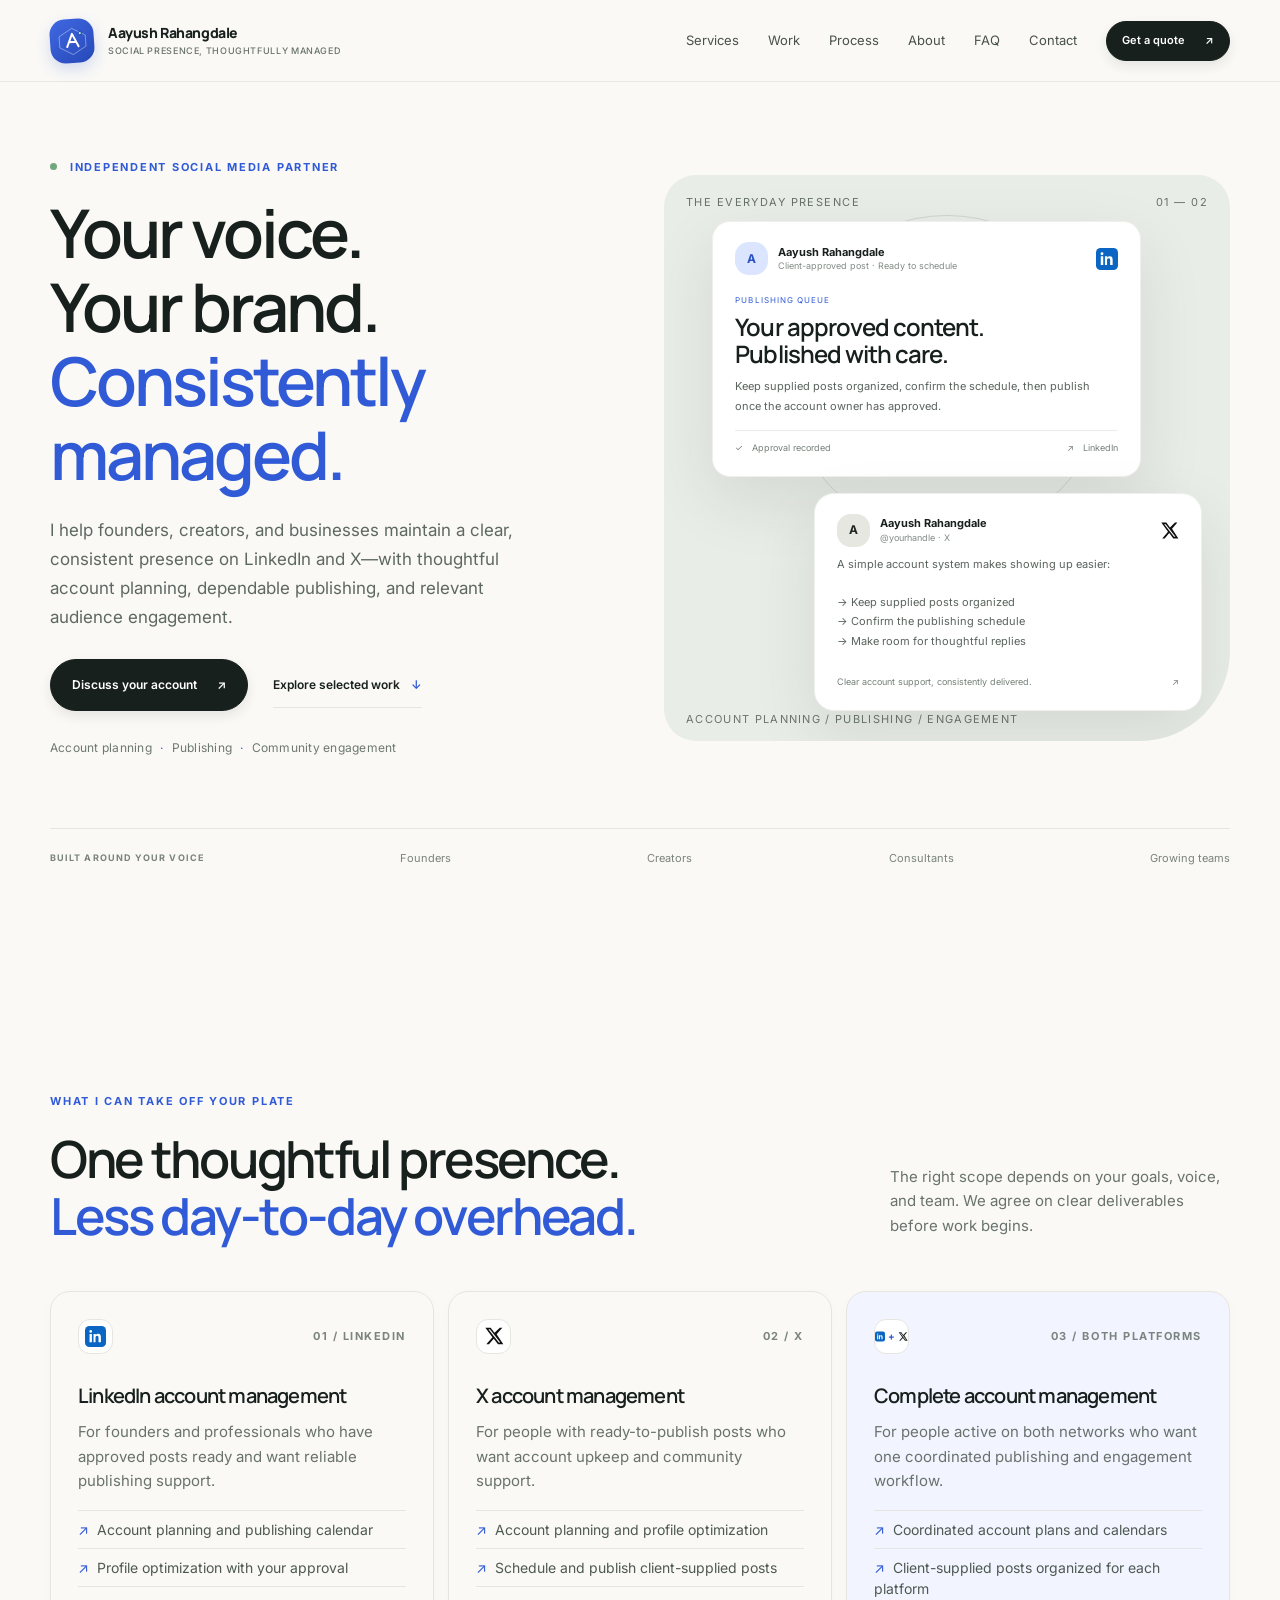
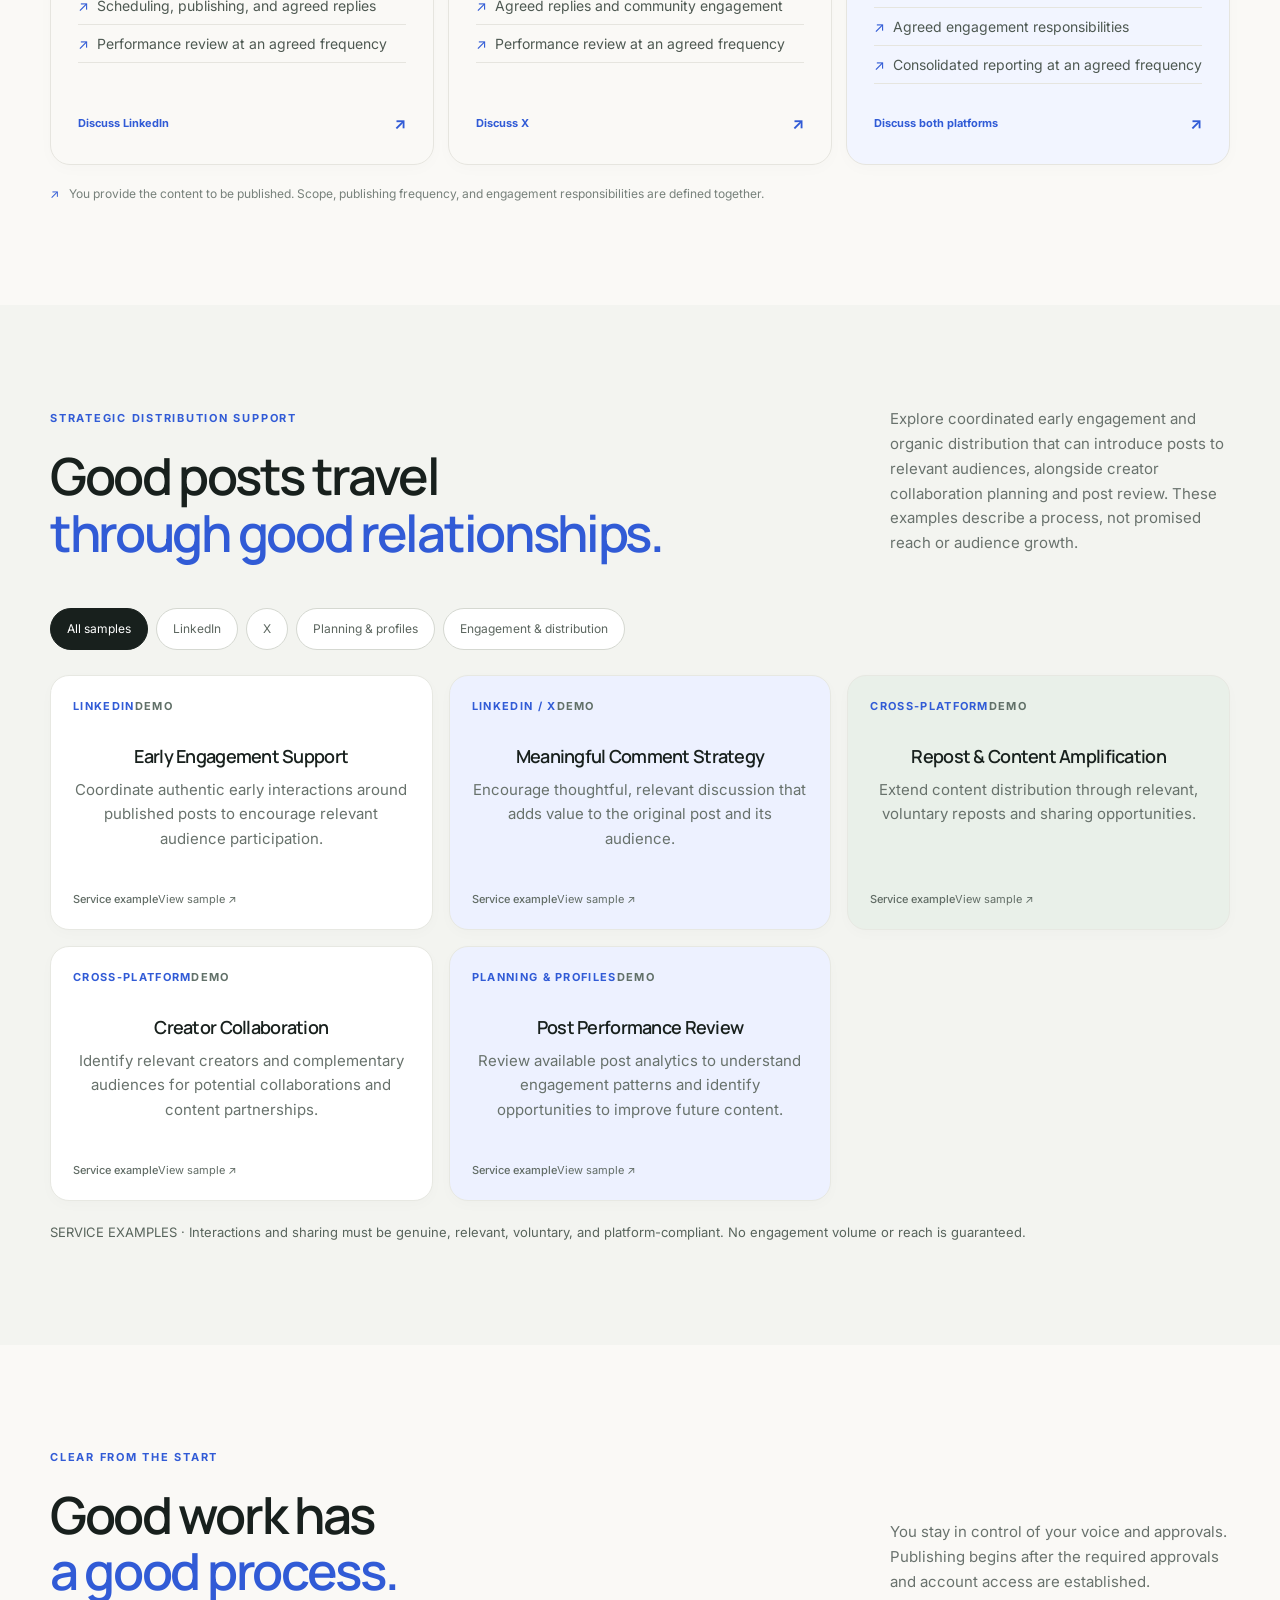
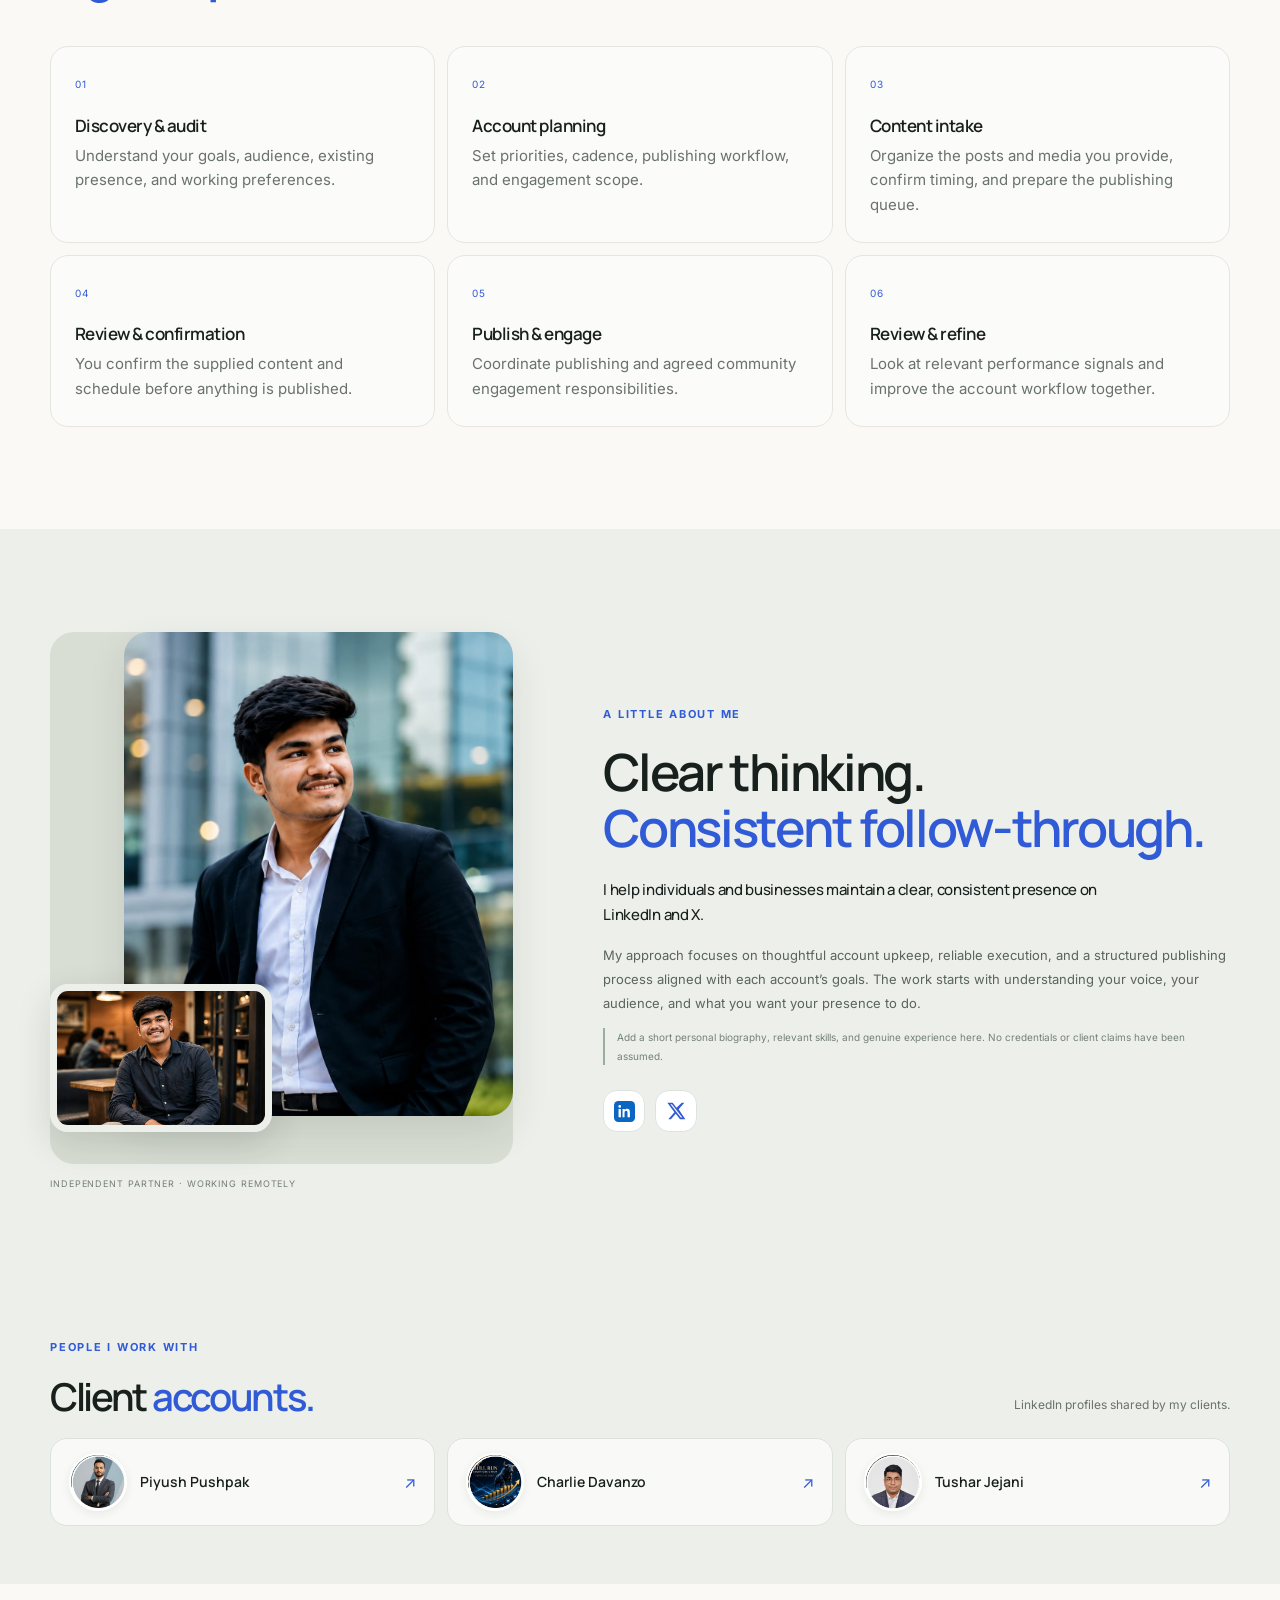
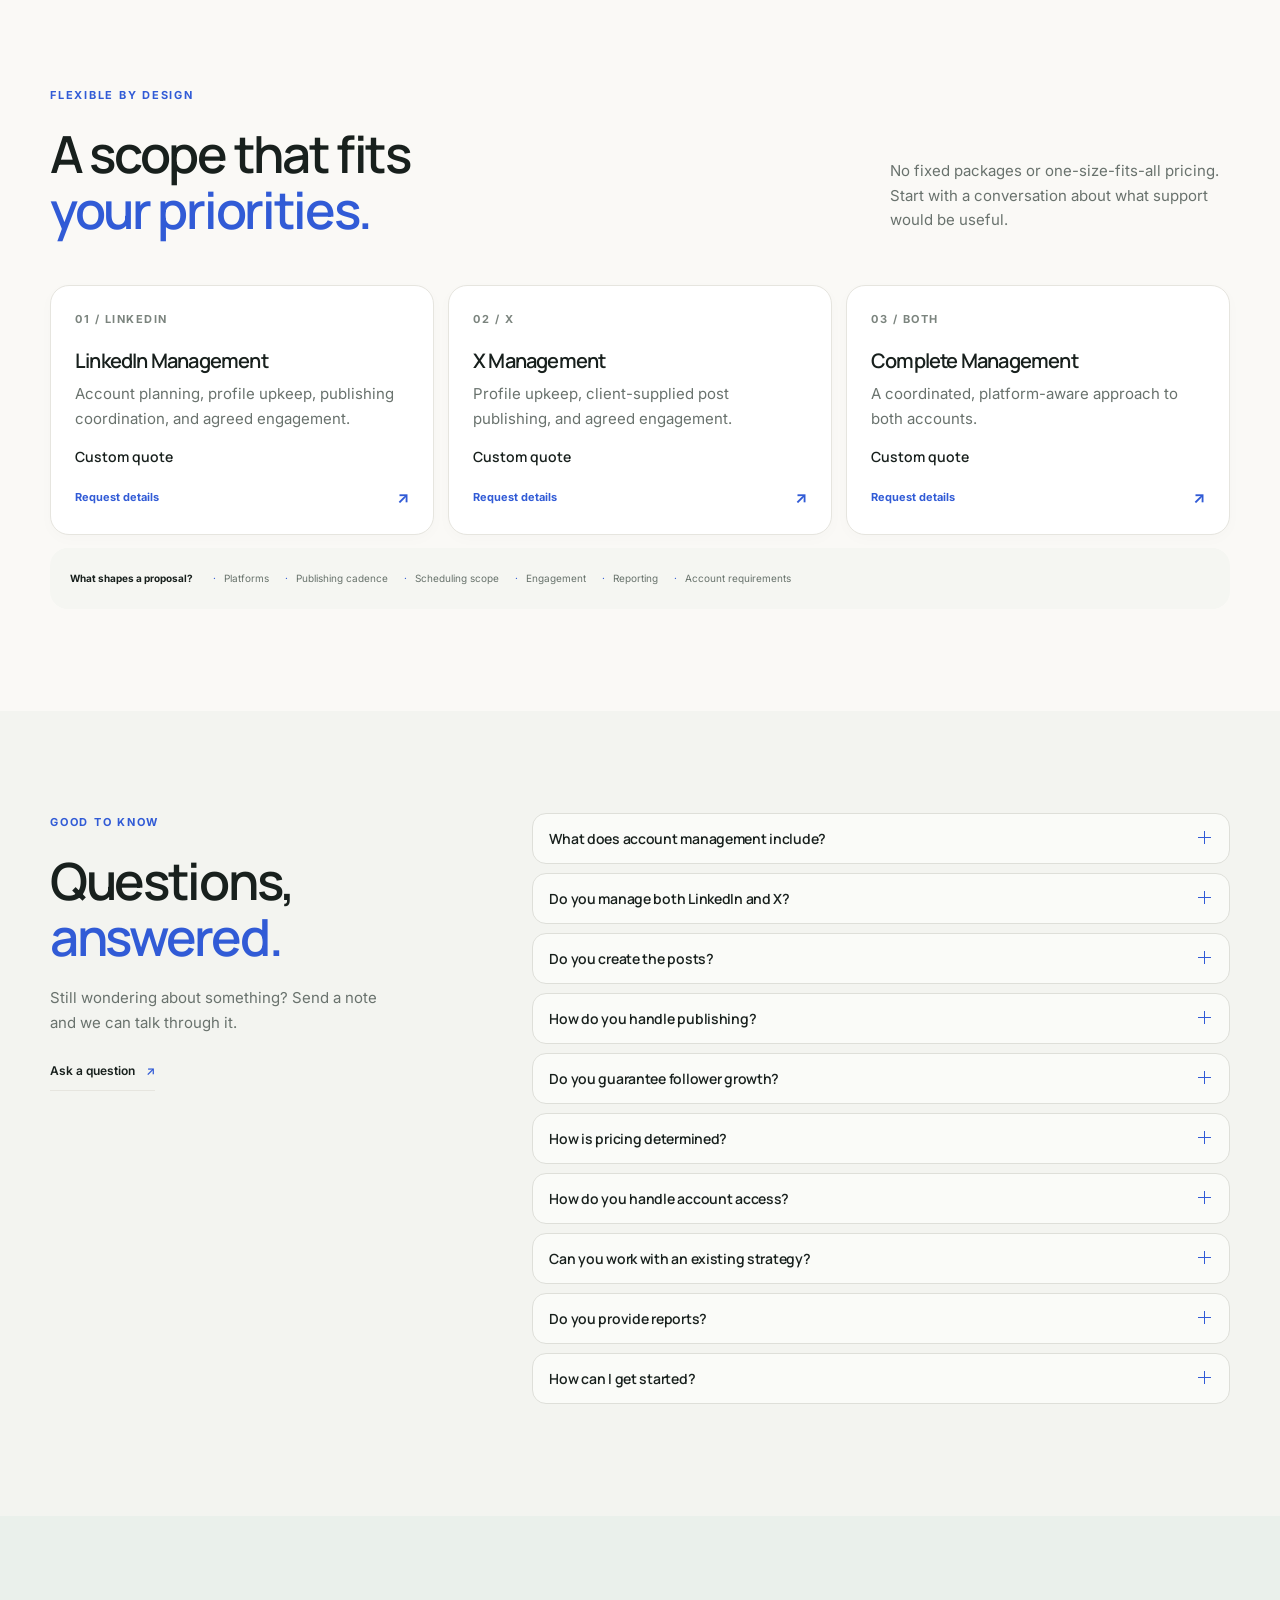
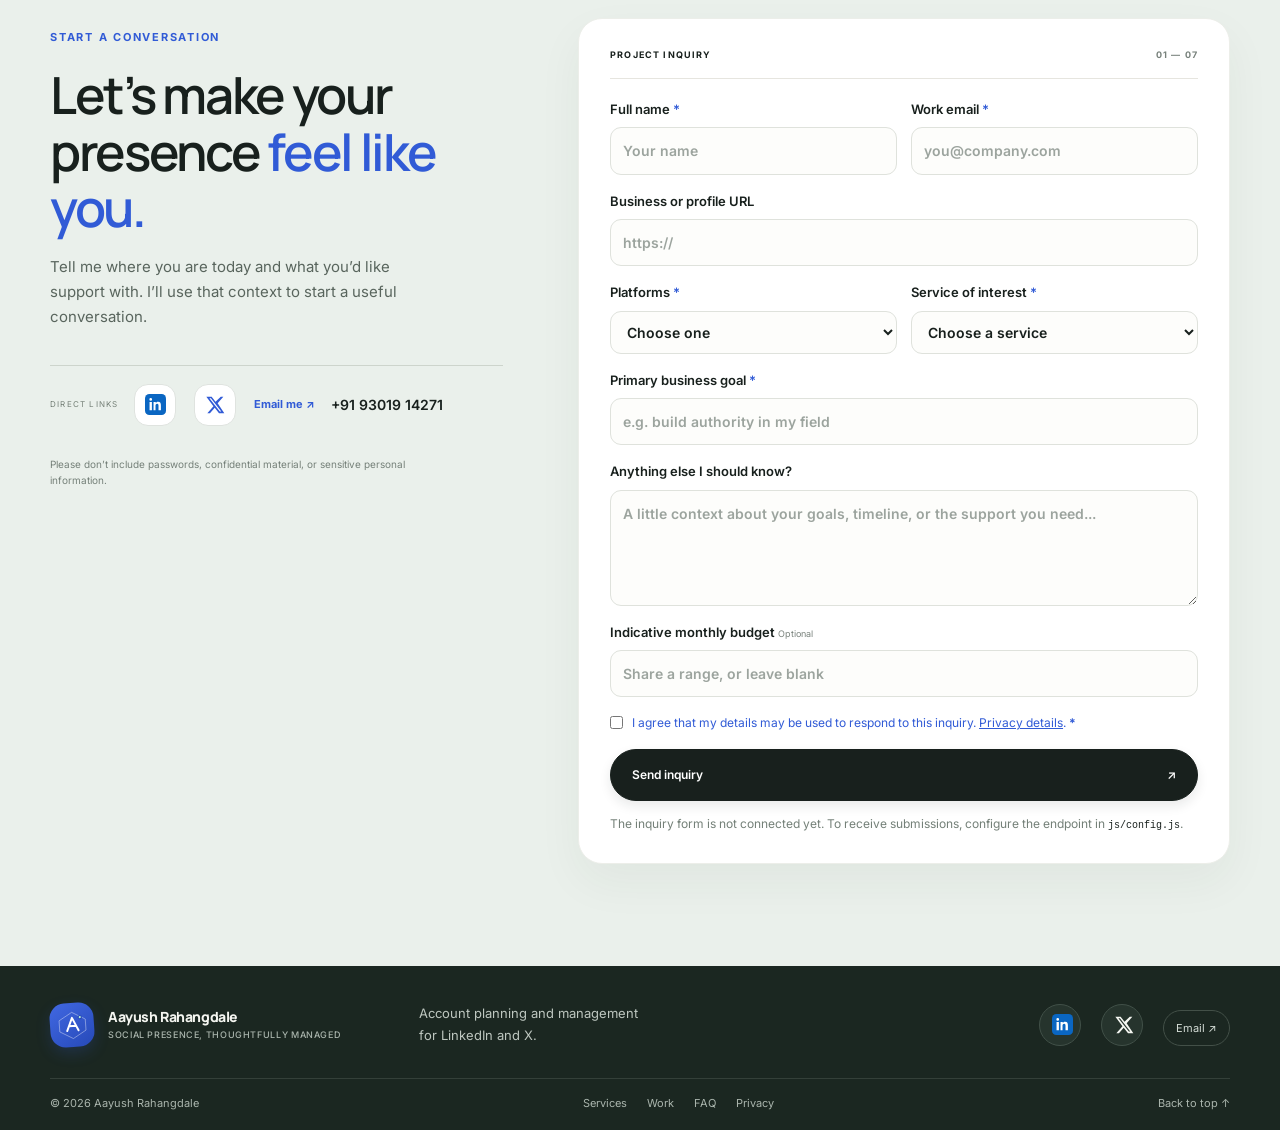
<file: index.html>
<!doctype html>
<html lang="en">
<head>
  <meta charset="utf-8">
  <meta name="viewport" content="width=device-width, initial-scale=1">
  <meta name="theme-color" content="#f8f8f5">
  <link rel="preconnect" href="https://fonts.googleapis.com">
  <link rel="preconnect" href="https://fonts.gstatic.com" crossorigin>
  <link href="https://fonts.googleapis.com/css2?family=Inter:wght@400;500;600;700&family=Manrope:wght@500;600;700;800&display=swap" rel="stylesheet">
  <title>Aayush Rahangdale — LinkedIn & X account management</title>
  <meta name="description" content="LinkedIn and X account management for founders, creators, and growing businesses. Account planning, publishing, engagement, and reporting.">
  <link rel="canonical" href="https://your-domain.com/">
  <meta property="og:type" content="website">
  <meta property="og:title" content="Aayush Rahangdale — LinkedIn & X account management">
  <meta property="og:description" content="Your voice, consistently managed. LinkedIn and X account planning, publishing, and engagement.">
  <meta property="og:url" content="https://your-domain.com/">
  <meta property="og:image" content="https://your-domain.com/assets/images/aayush-professional.jpeg">
  <meta name="twitter:card" content="summary_large_image">
  <meta name="twitter:title" content="Aayush Rahangdale — LinkedIn & X account management">
  <meta name="twitter:description" content="LinkedIn and X account planning, publishing, engagement, and reporting.">
  <meta name="twitter:image" content="https://your-domain.com/assets/images/aayush-professional.jpeg">
  <link rel="icon" href="data:image/svg+xml,%3Csvg xmlns='http://www.w3.org/2000/svg' viewBox='0 0 40 40'%3E%3Crect width='40' height='40' rx='8' fill='%231f4fdb'/%3E%3Ctext x='50%25' y='55%25' dominant-baseline='middle' text-anchor='middle' font-family='Arial' font-size='19' font-weight='bold' fill='white'%3EA%3C/text%3E%3C/svg%3E">
  <link rel="stylesheet" href="css/styles.css">
  <script src="js/config.js" defer></script>
  <script src="js/portfolio.js" defer></script>
  <script src="js/main.js" defer></script>
  <script src="js/form.js" defer></script>
</head>
<body>
  <a class="skip-link" href="#main">Skip to content</a>
  <header class="site-header">
    <div class="container header-inner">
      <a class="wordmark" href="#home" aria-label="Aayush Rahangdale home"><span class="brand-symbol" aria-hidden="true"><svg viewBox="0 0 44 44" focusable="false"><path d="M22 4.5 39.5 14.6v14.8L22 39.5 4.5 29.4V14.6L22 4.5Z"/><path d="m14.4 29 7.5-17.2L29.6 29M17.2 22.7h9.6"/><circle cx="32.4" cy="11.6" r="2.2"/></svg></span><span data-person="name">Aayush Rahangdale</span><small>Social presence, thoughtfully managed</small></a>
      <button class="menu-toggle" type="button" aria-expanded="false" aria-controls="primary-nav"><span class="sr-only">Open navigation</span><i></i><i></i></button>
      <nav id="primary-nav" class="primary-nav" aria-label="Main navigation">
        <a href="#services">Services</a><a href="#work">Work</a><a href="#process">Process</a><a href="#about">About</a><a href="#faq">FAQ</a><a href="#contact">Contact</a>
        <a class="button button-small button-dark nav-cta" href="#contact">Get a quote <span aria-hidden="true">↗</span></a>
      </nav>
    </div>
  </header>
  <main id="main">
    <section class="hero section" id="home">
      <div class="container hero-grid">
        <div class="hero-copy">
          <p class="eyebrow"><span class="eyebrow-dot"></span> Independent social media partner</p>
          <h1>Your voice.<br>Your brand.<br><em>Consistently managed.</em></h1>
          <p class="hero-intro">I help founders, creators, and businesses maintain a clear, consistent presence on LinkedIn and X—with thoughtful account planning, dependable publishing, and relevant audience engagement.</p>
          <div class="hero-actions"><a class="button button-dark" href="#contact">Discuss your account <span aria-hidden="true">↗</span></a><a class="text-link" href="#work">Explore selected work <span aria-hidden="true">↓</span></a></div>
          <p class="hero-note">Account planning <span>·</span> Publishing <span>·</span> Community engagement</p>
        </div>
        <div class="hero-art" aria-label="Illustrative account management views for LinkedIn and X">
          <div class="art-caption"><span>THE EVERYDAY PRESENCE</span><span>01 — 02</span></div>
          <article class="social-card linkedin-card"><div class="mock-head"><span class="avatar avatar-blue">A</span><span><strong data-person="name">Aayush Rahangdale</strong><small>Client-approved post · Ready to schedule</small></span><b class="in-badge"><svg class="linkedin-mark" viewBox="0 0 24 24" aria-hidden="true"><rect width="24" height="24" rx="5"/><path d="M5.2 9.1h2.7v9.4H5.2zm1.35-1.3a1.55 1.55 0 1 1 0-3.1 1.55 1.55 0 0 1 0 3.1zm3.2 1.3h2.6v1.3h.04c.36-.69 1.24-1.42 2.55-1.42 2.73 0 3.23 1.8 3.23 4.14v5.38h-2.72v-4.77c0-1.14-.02-2.6-1.59-2.6-1.59 0-1.83 1.23-1.83 2.52v4.85H9.75z"/></svg></b></div><p class="mock-kicker">PUBLISHING QUEUE</p><h2>Your approved content.<br>Published with care.</h2><p class="mock-body">Keep supplied posts organized, confirm the schedule, then publish once the account owner has approved.</p><div class="mock-rule"></div><div class="mock-foot"><span>✓ &nbsp; Approval recorded</span><span>↗ &nbsp; LinkedIn</span></div></article>
          <article class="social-card x-card"><div class="mock-head"><span class="avatar avatar-ink">A</span><span><strong data-person="name">Aayush Rahangdale</strong><small>@yourhandle · X</small></span><b class="x-badge"><svg class="x-mark" viewBox="0 0 24 24" aria-hidden="true"><path d="M18.9 2h3.1l-6.8 7.8L23.2 22h-6.4l-5.1-6.7L5.9 22H2.8l7.3-8.4L1.6 2H8l4.6 6.1zm-1.1 17.9h1.7L7.1 4H5.3z"/></svg></b></div><p class="mock-body">A simple account system makes showing up easier:<br><br>→ Keep supplied posts organized<br>→ Confirm the publishing schedule<br>→ Make room for thoughtful replies</p><div class="mock-foot"><span>Clear account support, consistently delivered.</span><span>↗</span></div></article>
          <span class="art-index">Account planning / Publishing / Engagement</span>
        </div>
      </div>
      <div class="container trust-line"><span>BUILT AROUND YOUR VOICE</span><span>Founders</span><span>Creators</span><span>Consultants</span><span>Growing teams</span></div>
    </section>
    <section class="section services-section" id="services">
      <div class="container"><div class="section-heading"><div><p class="eyebrow">What I can take off your plate</p><h2>One thoughtful presence.<br><em>Less day-to-day overhead.</em></h2></div><p class="section-aside">The right scope depends on your goals, voice, and team. We agree on clear deliverables before work begins.</p></div>
        <div class="service-grid">
          <article class="service-card"><div class="service-top"><span class="platform-icon linkedin-icon"><svg class="linkedin-mark" viewBox="0 0 24 24" aria-hidden="true"><rect width="24" height="24" rx="5"/><path d="M5.2 9.1h2.7v9.4H5.2zm1.35-1.3a1.55 1.55 0 1 1 0-3.1 1.55 1.55 0 0 1 0 3.1zm3.2 1.3h2.6v1.3h.04c.36-.69 1.24-1.42 2.55-1.42 2.73 0 3.23 1.8 3.23 4.14v5.38h-2.72v-4.77c0-1.14-.02-2.6-1.59-2.6-1.59 0-1.83 1.23-1.83 2.52v4.85H9.75z"/></svg></span><span class="service-number">01 / LINKEDIN</span></div><h3>LinkedIn account management</h3><p>For founders and professionals who have approved posts ready and want reliable publishing support.</p><ul><li>Account planning and publishing calendar</li><li>Profile optimization with your approval</li><li>Scheduling, publishing, and agreed replies</li><li>Performance review at an agreed frequency</li></ul><button class="arrow-link service-select" data-service="LinkedIn Management" type="button">Discuss LinkedIn <span>↗</span></button></article>
          <article class="service-card"><div class="service-top"><span class="platform-icon x-icon"><svg class="x-mark" viewBox="0 0 24 24" aria-hidden="true"><path d="M18.9 2h3.1l-6.8 7.8L23.2 22h-6.4l-5.1-6.7L5.9 22H2.8l7.3-8.4L1.6 2H8l4.6 6.1zm-1.1 17.9h1.7L7.1 4H5.3z"/></svg></span><span class="service-number">02 / X</span></div><h3>X account management</h3><p>For people with ready-to-publish posts who want account upkeep and community support.</p><ul><li>Account planning and profile optimization</li><li>Schedule and publish client-supplied posts</li><li>Agreed replies and community engagement</li><li>Performance review at an agreed frequency</li></ul><button class="arrow-link service-select" data-service="X Management" type="button">Discuss X <span>↗</span></button></article>
          <article class="service-card service-card-featured"><div class="service-top"><span class="platform-icon both-icon"><svg class="linkedin-mark" viewBox="0 0 24 24" aria-hidden="true"><rect width="24" height="24" rx="5"/><path d="M5.2 9.1h2.7v9.4H5.2zm1.35-1.3a1.55 1.55 0 1 1 0-3.1 1.55 1.55 0 0 1 0 3.1zm3.2 1.3h2.6v1.3h.04c.36-.69 1.24-1.42 2.55-1.42 2.73 0 3.23 1.8 3.23 4.14v5.38h-2.72v-4.77c0-1.14-.02-2.6-1.59-2.6-1.59 0-1.83 1.23-1.83 2.52v4.85H9.75z"/></svg><i aria-hidden="true">+</i><svg class="x-mark" viewBox="0 0 24 24" aria-hidden="true"><path d="M18.9 2h3.1l-6.8 7.8L23.2 22h-6.4l-5.1-6.7L5.9 22H2.8l7.3-8.4L1.6 2H8l4.6 6.1zm-1.1 17.9h1.7L7.1 4H5.3z"/></svg></span><span class="service-number">03 / BOTH PLATFORMS</span></div><h3>Complete account management</h3><p>For people active on both networks who want one coordinated publishing and engagement workflow.</p><ul><li>Coordinated account plans and calendars</li><li>Client-supplied posts organized for each platform</li><li>Agreed engagement responsibilities</li><li>Consolidated reporting at an agreed frequency</li></ul><button class="arrow-link service-select" data-service="Complete LinkedIn + X Management" type="button">Discuss both platforms <span>↗</span></button></article>
        </div><p class="fine-print"><span>↗</span> You provide the content to be published. Scope, publishing frequency, and engagement responsibilities are defined together.</p>
      </div>
    </section>
    <section class="section work-section" id="work">
      <div class="container"><div class="section-heading"><div><p class="eyebrow">Strategic distribution support</p><h2>Good posts travel<br><em>through good relationships.</em></h2></div><p class="section-aside">Explore coordinated early engagement and organic distribution that can introduce posts to relevant audiences, alongside creator collaboration planning and post review. These examples describe a process, not promised reach or audience growth.</p></div>
        <div class="filters" role="group" aria-label="Filter work samples"><button class="filter-button active" data-filter="all" aria-pressed="true">All samples</button><button class="filter-button" data-filter="linkedin" aria-pressed="false">LinkedIn</button><button class="filter-button" data-filter="x" aria-pressed="false">X</button><button class="filter-button" data-filter="planning" aria-pressed="false">Planning & profiles</button><button class="filter-button" data-filter="engagement" aria-pressed="false">Engagement & distribution</button></div>
        <div class="portfolio-grid" id="portfolio-grid" aria-live="polite"></div>
        <p class="work-disclaimer">SERVICE EXAMPLES · Interactions and sharing must be genuine, relevant, voluntary, and platform-compliant. No engagement volume or reach is guaranteed.</p>
      </div>
    </section>
    <section class="section process-section" id="process"><div class="container"><div class="section-heading"><div><p class="eyebrow">Clear from the start</p><h2>Good work has<br><em>a good process.</em></h2></div><p class="section-aside">You stay in control of your voice and approvals. Publishing begins after the required approvals and account access are established.</p></div>
      <ol class="process-grid"><li><span>01</span><h3>Discovery & audit</h3><p>Understand your goals, audience, existing presence, and working preferences.</p></li><li><span>02</span><h3>Account planning</h3><p>Set priorities, cadence, publishing workflow, and engagement scope.</p></li><li><span>03</span><h3>Content intake</h3><p>Organize the posts and media you provide, confirm timing, and prepare the publishing queue.</p></li><li><span>04</span><h3>Review & confirmation</h3><p>You confirm the supplied content and schedule before anything is published.</p></li><li><span>05</span><h3>Publish & engage</h3><p>Coordinate publishing and agreed community engagement responsibilities.</p></li><li><span>06</span><h3>Review & refine</h3><p>Look at relevant performance signals and improve the account workflow together.</p></li></ol>
    </div></section>
    <section class="section about-section" id="about"><div class="container about-grid"><div class="about-visual"><div class="portrait-composition"><img class="portrait-main" src="assets/images/aayush-professional.jpeg" alt="Aayush Rahangdale in a dark blazer, photographed outdoors" width="1024" height="1536" loading="lazy"><img class="portrait-secondary" src="assets/images/aayush-casual.jpeg" alt="Aayush Rahangdale seated in a cafe" width="1536" height="1024" loading="lazy"></div><p>Independent partner · Working remotely</p></div><div class="about-copy"><p class="eyebrow">A little about me</p><h2>Clear thinking.<br><em>Consistent follow-through.</em></h2><p class="about-lede">I help individuals and businesses maintain a clear, consistent presence on LinkedIn and X.</p><p>My approach focuses on thoughtful account upkeep, reliable execution, and a structured publishing process aligned with each account’s goals. The work starts with understanding your voice, your audience, and what you want your presence to do.</p><p class="placeholder-note">Add a short personal biography, relevant skills, and genuine experience here. No credentials or client claims have been assumed.</p><div class="about-links"><a class="social-icon-link linkedin-social" data-social="linkedin" href="#contact" aria-label="LinkedIn profile"><svg class="linkedin-mark" viewBox="0 0 24 24" aria-hidden="true"><rect width="24" height="24" rx="5"/><path d="M5.2 9.1h2.7v9.4H5.2zm1.35-1.3a1.55 1.55 0 1 1 0-3.1 1.55 1.55 0 0 1 0 3.1zm3.2 1.3h2.6v1.3h.04c.36-.69 1.24-1.42 2.55-1.42 2.73 0 3.23 1.8 3.23 4.14v5.38h-2.72v-4.77c0-1.14-.02-2.6-1.59-2.6-1.59 0-1.83 1.23-1.83 2.52v4.85H9.75z"/></svg><span class="sr-only">LinkedIn</span></a><a class="social-icon-link x-social" data-social="x" href="#contact" aria-label="X profile"><svg class="x-mark" viewBox="0 0 24 24" aria-hidden="true"><path d="M18.9 2h3.1l-6.8 7.8L23.2 22h-6.4l-5.1-6.7L5.9 22H2.8l7.3-8.4L1.6 2H8l4.6 6.1zm-1.1 17.9h1.7L7.1 4H5.3z"/></svg><span class="sr-only">X</span></a></div></div></div></section>
    <section class="client-accounts" aria-labelledby="client-accounts-title"><div class="container"><p class="eyebrow">People I work with</p><div class="client-heading"><h2 id="client-accounts-title">Client <em>accounts.</em></h2><p>LinkedIn profiles shared by my clients.</p></div><div class="client-list"><a class="client-link" aria-label="View Piyush Pushpak on LinkedIn" href="https://www.linkedin.com/in/piyushpushpak/" target="_blank" rel="noopener noreferrer"><img class="client-avatar" src="assets/images/clients/piyush-pushpak.png" alt="" width="60" height="60" loading="lazy"><strong>Piyush Pushpak</strong><span class="client-arrow" aria-hidden="true">&#8599;</span></a><a class="client-link" aria-label="View Charlie Davanzo on LinkedIn" href="https://www.linkedin.com/in/charliedavanzo/" target="_blank" rel="noopener noreferrer"><img class="client-avatar" src="assets/images/clients/charlie-davanzo.png" alt="" width="60" height="60" loading="lazy"><strong>Charlie Davanzo</strong><span class="client-arrow" aria-hidden="true">&#8599;</span></a><a class="client-link" aria-label="View Tushar Jejani on LinkedIn" href="https://www.linkedin.com/in/tusharjejani/" target="_blank" rel="noopener noreferrer"><img class="client-avatar" src="assets/images/clients/tushar-jejani.png" alt="" width="60" height="60" loading="lazy"><strong>Tushar Jejani</strong><span class="client-arrow" aria-hidden="true">&#8599;</span></a></div></div></section>
    <section class="section engagement-section" id="engagement"><div class="container"><div class="section-heading"><div><p class="eyebrow">Flexible by design</p><h2>A scope that fits<br><em>your priorities.</em></h2></div><p class="section-aside">No fixed packages or one-size-fits-all pricing. Start with a conversation about what support would be useful.</p></div><div class="engagement-grid"><article><span>01 / LINKEDIN</span><h3>LinkedIn Management</h3><p>Account planning, profile upkeep, publishing coordination, and agreed engagement.</p><strong>Custom quote</strong><a class="arrow-link" href="#contact" data-prefill="LinkedIn Management">Request details <span>↗</span></a></article><article><span>02 / X</span><h3>X Management</h3><p>Profile upkeep, client-supplied post publishing, and agreed engagement.</p><strong>Custom quote</strong><a class="arrow-link" href="#contact" data-prefill="X Management">Request details <span>↗</span></a></article><article><span>03 / BOTH</span><h3>Complete Management</h3><p>A coordinated, platform-aware approach to both accounts.</p><strong>Custom quote</strong><a class="arrow-link" href="#contact" data-prefill="Complete LinkedIn + X Management">Request details <span>↗</span></a></article></div><div class="quote-note"><strong>What shapes a proposal?</strong><span>Platforms</span><span>Publishing cadence</span><span>Scheduling scope</span><span>Engagement</span><span>Reporting</span><span>Account requirements</span></div></div></section>
    <section class="section faq-section" id="faq"><div class="container faq-layout"><div><p class="eyebrow">Good to know</p><h2>Questions,<br><em>answered.</em></h2><p class="section-aside">Still wondering about something? Send a note and we can talk through it.</p><a class="text-link" href="#contact">Ask a question <span>↗</span></a></div><div class="faq-list">
      <details><summary>What does account management include?<span></span></summary><p>Depending on the agreed scope, it can include account planning, profile improvements, organizing client-supplied content, publishing coordination, agreed engagement, and reporting. Deliverables are defined before we begin.</p></details>
      <details><summary>Do you manage both LinkedIn and X?<span></span></summary><p>Yes. We can manage one platform or coordinate publishing and account activity across both.</p></details>
      <details><summary>Do you create the posts?<span></span></summary><p>Content creation is not part of my services. You provide the posts and media, and I coordinate the approved publishing schedule and agreed account activities.</p></details>
      <details><summary>How do you handle publishing?<span></span></summary><p>We agree on a schedule and review process. I organize the content you provide and publish it after you confirm it is ready.</p></details>
      <details><summary>Do you guarantee follower growth?<span></span></summary><p>No. Follower growth, reach, leads, and virality depend on many factors and cannot be guaranteed. The focus is on consistent, relevant work and learning from performance.</p></details>
      <details><summary>How is pricing determined?<span></span></summary><p>Proposals depend on the number of platforms, publishing cadence, scheduling responsibilities, engagement scope, reporting frequency, and account requirements.</p></details>
      <details><summary>How do you handle account access?<span></span></summary><p>Access needs are discussed before work starts. We use available platform permissions where practical and agree on a secure approach; please never send passwords in this form.</p></details>
      <details><summary>Can you work with an existing strategy?<span></span></summary><p>Yes. We can work within a strategy you already have, review it together, or build a practical plan from the ground up.</p></details>
      <details><summary>Do you provide reports?<span></span></summary><p>Reporting can be included at an agreed frequency, with relevant platform signals and observations used to guide future content.</p></details>
      <details><summary>How can I get started?<span></span></summary><p>Share a little about your account and goals using the inquiry form. I’ll follow up to understand the fit and discuss a custom scope.</p></details>
    </div></div></section>
    <section class="section contact-section" id="contact"><div class="container contact-grid"><div class="contact-copy"><p class="eyebrow">Start a conversation</p><h2>Let’s make your<br>presence <em>feel like you.</em></h2><p>Tell me where you are today and what you’d like support with. I’ll use that context to start a useful conversation.</p><div class="contact-detail"><span>DIRECT LINKS</span><a class="social-icon-link linkedin-social" data-social="linkedin" href="#contact" aria-label="LinkedIn profile"><svg class="linkedin-mark" viewBox="0 0 24 24" aria-hidden="true"><rect width="24" height="24" rx="5"/><path d="M5.2 9.1h2.7v9.4H5.2zm1.35-1.3a1.55 1.55 0 1 1 0-3.1 1.55 1.55 0 0 1 0 3.1zm3.2 1.3h2.6v1.3h.04c.36-.69 1.24-1.42 2.55-1.42 2.73 0 3.23 1.8 3.23 4.14v5.38h-2.72v-4.77c0-1.14-.02-2.6-1.59-2.6-1.59 0-1.83 1.23-1.83 2.52v4.85H9.75z"/></svg><span class="sr-only">LinkedIn</span></a><a class="social-icon-link x-social" data-social="x" href="#contact" aria-label="X profile"><svg class="x-mark" viewBox="0 0 24 24" aria-hidden="true"><path d="M18.9 2h3.1l-6.8 7.8L23.2 22h-6.4l-5.1-6.7L5.9 22H2.8l7.3-8.4L1.6 2H8l4.6 6.1zm-1.1 17.9h1.7L7.1 4H5.3z"/></svg><span class="sr-only">X</span></a><a data-email href="mailto:ayushrahangdale90091@gmail.com">Email me &#8599;</a><a class="phone-link" data-phone href="tel:+919301914271">+91 93019 14271</a></div><p class="privacy-note">Please don’t include passwords, confidential material, or sensitive personal information.</p></div>
      <form id="inquiry-form" class="inquiry-form" novalidate>
        <div class="form-heading"><span>PROJECT INQUIRY</span><span>01 — 07</span></div>
        <div class="form-trap" aria-hidden="true"><label>Leave this field empty<input name="company_website" tabindex="-1" autocomplete="off"></label></div>
        <div class="form-row"><label>Full name <span>*</span><input name="name" autocomplete="name" required maxlength="100" placeholder="Your name"></label><label>Work email <span>*</span><input type="email" name="email" autocomplete="email" required maxlength="254" placeholder="you@company.com"></label></div>
        <label>Business or profile URL<input type="url" name="profile" placeholder="https://" maxlength="500"></label>
        <div class="form-row"><label>Platforms <span>*</span><select name="platform" required><option value="">Choose one</option><option>LinkedIn</option><option>X</option><option>Both</option></select></label><label>Service of interest <span>*</span><select name="service" required><option value="">Choose a service</option><option>LinkedIn Management</option><option>X Management</option><option>Complete LinkedIn + X Management</option><option>Not sure yet</option></select></label></div>
        <label>Primary business goal <span>*</span><input name="goal" required maxlength="200" placeholder="e.g. build authority in my field"></label>
        <label>Anything else I should know?<textarea name="details" rows="4" maxlength="3000" placeholder="A little context about your goals, timeline, or the support you need..."></textarea></label>
        <label>Indicative monthly budget <span class="optional">Optional</span><input type="text" name="budget" maxlength="100" placeholder="Share a range, or leave blank"></label>
        <label class="consent"><input type="checkbox" name="privacy" required><span>I agree that my details may be used to respond to this inquiry. <a href="privacy.html">Privacy details</a>. <b>*</b></span></label>
        <button class="button button-dark submit-button" type="submit"><span>Send inquiry</span><span aria-hidden="true">↗</span></button>
        <p class="form-status" id="form-status" role="status" aria-live="polite">The inquiry form is not connected yet. To receive submissions, configure the endpoint in <code>js/config.js</code>.</p>
      </form>
    </div></section>
  </main>
  <footer class="site-footer"><div class="container footer-top"><a class="wordmark footer-wordmark" href="#home"><span class="brand-symbol" aria-hidden="true"><svg viewBox="0 0 44 44" focusable="false"><path d="M22 4.5 39.5 14.6v14.8L22 39.5 4.5 29.4V14.6L22 4.5Z"/><path d="m14.4 29 7.5-17.2L29.6 29M17.2 22.7h9.6"/><circle cx="32.4" cy="11.6" r="2.2"/></svg></span><span data-person="name">Aayush Rahangdale</span><small>Social presence, thoughtfully managed</small></a><p>Account planning and management<br>for LinkedIn and X.</p><div class="footer-social"><a class="social-icon-link linkedin-social" data-social="linkedin" href="#contact" aria-label="LinkedIn profile"><svg class="linkedin-mark" viewBox="0 0 24 24" aria-hidden="true"><rect width="24" height="24" rx="5"/><path d="M5.2 9.1h2.7v9.4H5.2zm1.35-1.3a1.55 1.55 0 1 1 0-3.1 1.55 1.55 0 0 1 0 3.1zm3.2 1.3h2.6v1.3h.04c.36-.69 1.24-1.42 2.55-1.42 2.73 0 3.23 1.8 3.23 4.14v5.38h-2.72v-4.77c0-1.14-.02-2.6-1.59-2.6-1.59 0-1.83 1.23-1.83 2.52v4.85H9.75z"/></svg><span class="sr-only">LinkedIn</span></a><a class="social-icon-link x-social" data-social="x" href="#contact" aria-label="X profile"><svg class="x-mark" viewBox="0 0 24 24" aria-hidden="true"><path d="M18.9 2h3.1l-6.8 7.8L23.2 22h-6.4l-5.1-6.7L5.9 22H2.8l7.3-8.4L1.6 2H8l4.6 6.1zm-1.1 17.9h1.7L7.1 4H5.3z"/></svg><span class="sr-only">X</span></a><a data-email href="mailto:ayushrahangdale90091@gmail.com">Email &#8599;</a></div></div><div class="container footer-bottom"><span>© <span id="year"></span> <span data-person="name">Aayush Rahangdale</span></span><nav aria-label="Footer navigation"><a href="#services">Services</a><a href="#work">Work</a><a href="#faq">FAQ</a><a href="privacy.html">Privacy</a></nav><a href="#home">Back to top ↑</a></div></footer>
  <dialog class="work-dialog" id="work-dialog" aria-labelledby="dialog-title" aria-describedby="dialog-type"><button class="dialog-close" type="button" aria-label="Close details">×</button><p class="eyebrow" id="dialog-platform"></p><h2 id="dialog-title"></h2><p class="dialog-type" id="dialog-type"></p><div class="dialog-content"><section class="dialog-detail"><h3>Problem</h3><p id="dialog-problem"></p></section><section class="dialog-detail"><h3>Proposed approach</h3><p id="dialog-approach"></p></section><section class="dialog-detail"><h3>Deliverables</h3><p id="dialog-deliverables"></p></section><section class="dialog-detail"><h3>Success metrics to review</h3><p id="dialog-metrics"></p></section></div><p class="dialog-disclaimer">Service example only. No completed project, client result, or guaranteed outcome is claimed.</p></dialog>
</body>
</html>
</file>
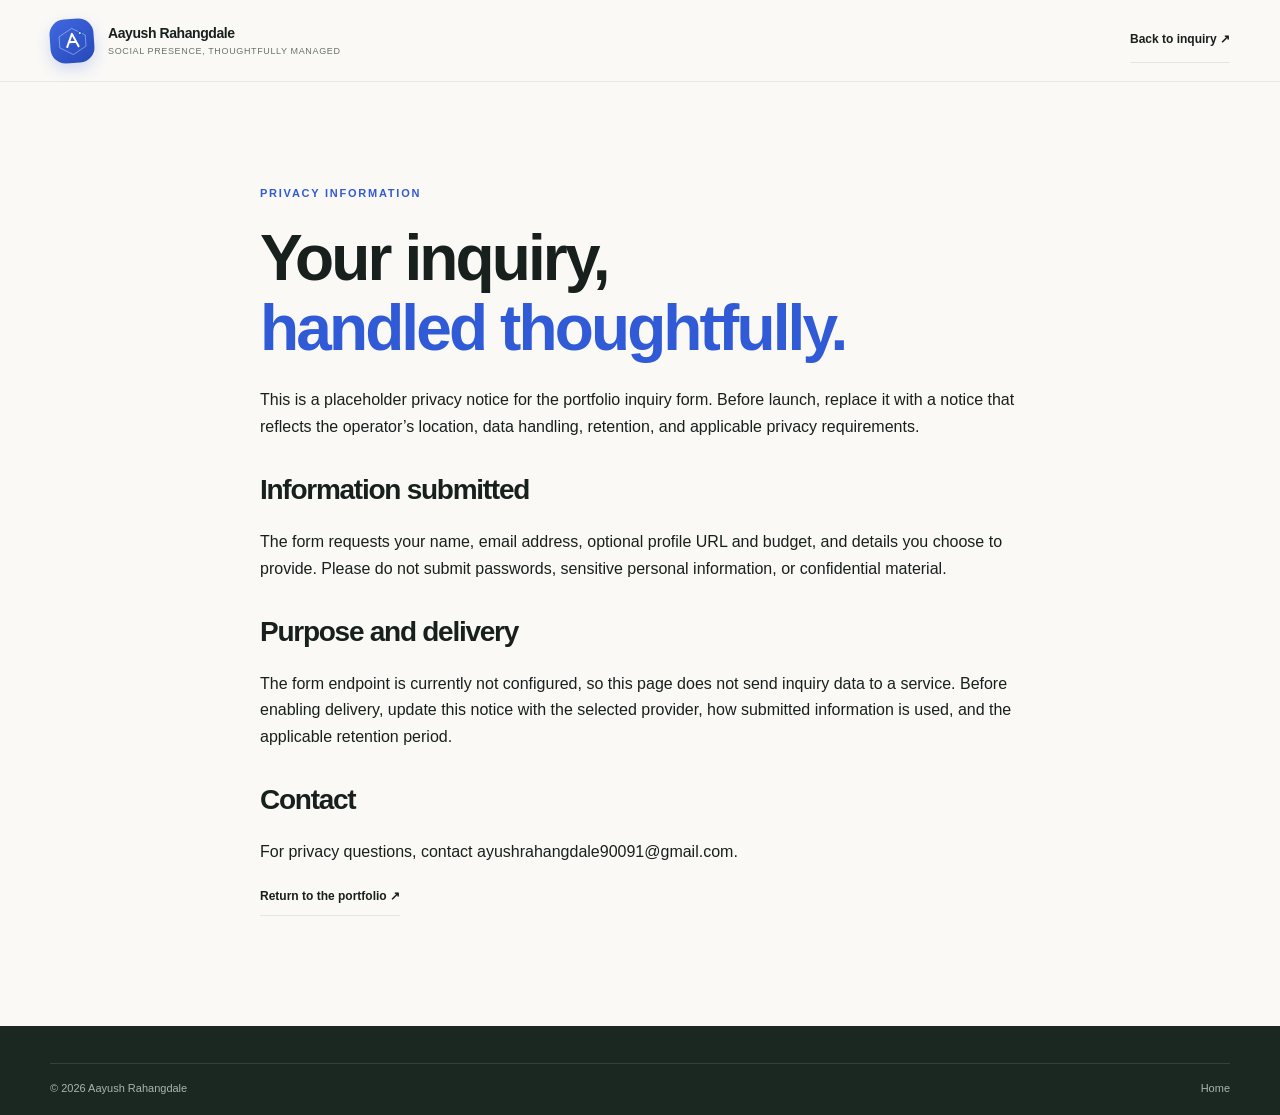
<file: privacy.html>
<!doctype html>
<html lang="en"><head><meta charset="utf-8"><meta name="viewport" content="width=device-width, initial-scale=1"><meta name="description" content="Privacy information for the Aayush Rahangdale portfolio inquiry form."><title>Privacy | Aayush Rahangdale</title><link rel="stylesheet" href="css/styles.css"></head><body><header class="site-header"><div class="container header-inner"><a class="wordmark" href="index.html"><span class="brand-symbol" aria-hidden="true"><svg viewBox="0 0 44 44" focusable="false"><path d="M22 4.5 39.5 14.6v14.8L22 39.5 4.5 29.4V14.6L22 4.5Z"/><path d="m14.4 29 7.5-17.2L29.6 29M17.2 22.7h9.6"/><circle cx="32.4" cy="11.6" r="2.2"/></svg></span><span>Aayush Rahangdale</span><small>Social presence, thoughtfully managed</small></a><a class="text-link" href="index.html#contact">Back to inquiry ↗</a></div></header><main class="section"><article class="container" style="max-width:760px"><p class="eyebrow">Privacy information</p><h1 style="font-size:clamp(42px,7vw,64px)">Your inquiry,<br><em>handled thoughtfully.</em></h1><p>This is a placeholder privacy notice for the portfolio inquiry form. Before launch, replace it with a notice that reflects the operator’s location, data handling, retention, and applicable privacy requirements.</p><h2 style="font-size:28px;margin-top:35px">Information submitted</h2><p>The form requests your name, email address, optional profile URL and budget, and details you choose to provide. Please do not submit passwords, sensitive personal information, or confidential material.</p><h2 style="font-size:28px;margin-top:35px">Purpose and delivery</h2><p>The form endpoint is currently not configured, so this page does not send inquiry data to a service. Before enabling delivery, update this notice with the selected provider, how submitted information is used, and the applicable retention period.</p><h2 style="font-size:28px;margin-top:35px">Contact</h2><p>For privacy questions, contact <a href="mailto:ayushrahangdale90091@gmail.com">ayushrahangdale90091@gmail.com</a>.</p><p><a class="text-link" href="index.html">Return to the portfolio ↗</a></p></article></main><footer class="site-footer"><div class="container footer-bottom"><span>© <span id="year"></span> Aayush Rahangdale</span><a href="index.html">Home</a></div></footer><script>document.getElementById('year').textContent=new Date().getFullYear()</script></body></html>
</file>
<file: css/styles.css>
:root{--paper:#f8f8f5;--white:#fff;--ink:#18201d;--muted:#69726d;--line:#dedfd9;--blue:#284fd1;--blue-dark:#1d3da9;--pale:#edf1ff;--green:#dce9de;--sans:'Inter',Arial,sans-serif;--display:'Manrope','Inter',Arial,sans-serif;--max:1180px;--radius:4px;--shadow:0 24px 64px rgba(30,44,36,.10)}*{box-sizing:border-box}html{scroll-behavior:smooth;scroll-padding-top:95px}body{margin:0;background:var(--paper);color:var(--ink);font-family:var(--sans);font-size:15px;line-height:1.65;-webkit-font-smoothing:antialiased}a{color:inherit;text-decoration:none}button,input,select,textarea{font:inherit}button,a{-webkit-tap-highlight-color:transparent}button{color:inherit}.container{width:min(var(--max),calc(100% - 64px));margin-inline:auto}.section{padding:112px 0}.skip-link{position:absolute;left:12px;top:-80px;background:var(--ink);color:#fff;padding:12px 18px;z-index:100}.skip-link:focus{top:12px}.sr-only{position:absolute;width:1px;height:1px;padding:0;margin:-1px;overflow:hidden;clip:rect(0,0,0,0);white-space:nowrap;border:0}:focus-visible{outline:3px solid #6684ff;outline-offset:4px}.site-header{height:82px;position:sticky;top:0;z-index:20;background:rgba(248,248,245,.94);backdrop-filter:blur(12px);border-bottom:1px solid rgba(24,32,29,.08)}.header-inner{height:100%;display:flex;align-items:center;justify-content:space-between}.wordmark{display:grid;grid-template-columns:36px auto;grid-template-rows:20px 14px;column-gap:10px;align-items:center;font-family:var(--display);font-weight:800;font-size:14px;line-height:1.2;letter-spacing:-.03em}.wordmark-mark{grid-row:1/3;width:34px;height:34px;background:var(--ink);color:#fff;display:grid;place-items:center;font-size:17px;font-weight:700}.wordmark small{font:500 9px var(--sans);letter-spacing:.08em;text-transform:uppercase;color:var(--muted)}.primary-nav{display:flex;align-items:center;gap:29px;font-size:12px;color:#49514d}.primary-nav>a:not(.button):hover,.footer-bottom a:hover,.footer-social a:hover{color:var(--blue)}.button{display:inline-flex;align-items:center;justify-content:center;gap:20px;min-height:52px;padding:0 21px;background:var(--blue);color:white;border:1px solid var(--blue);font-size:12px;font-weight:600;transition:background .2s,border .2s,transform .2s;cursor:pointer}.button:hover{background:var(--blue-dark);border-color:var(--blue-dark);transform:translateY(-1px)}.button-dark{background:var(--ink);border-color:var(--ink)}.button-dark:hover{background:#303b35;border-color:#303b35}.button-small{min-height:40px;padding:0 15px;font-size:11px}.menu-toggle{display:none;background:none;border:0}.hero{padding:76px 0 0;background:var(--paper)}.hero-grid{display:grid;grid-template-columns:1fr 1fr;gap:48px;align-items:center;min-height:515px}.eyebrow{margin:0 0 20px;color:var(--blue);font-size:10px;font-weight:700;letter-spacing:.16em;text-transform:uppercase}.eyebrow-dot{display:inline-block;width:7px;height:7px;background:#70a77c;border-radius:50%;margin-right:8px;vertical-align:1px}h1,h2,h3,p{margin-top:0}h1,h2{font-family:var(--display);font-weight:600;letter-spacing:-.06em;line-height:1.08}h1{font-size:clamp(48px,5.25vw,72px);margin:0 0 24px}h1 em,h2 em{font-style:normal;color:var(--blue)}.hero-intro{max-width:500px;color:#5e6862;font-size:16px;line-height:1.8;margin-bottom:28px}.hero-actions{display:flex;gap:25px;align-items:center}.text-link{font-size:12px;font-weight:600;border-bottom:1px solid var(--line);padding:12px 0}.text-link span{padding-left:8px;color:var(--blue)}.hero-note{margin:27px 0 0;font-size:10px;color:#6e7872;letter-spacing:.02em}.hero-note span{color:var(--blue);padding:0 5px}.hero-art{position:relative;min-height:475px;padding:46px 28px 30px;background:#e8eae4;overflow:hidden}.hero-art:before{content:'';position:absolute;width:320px;height:320px;border:1px solid rgba(24,32,29,.12);border-radius:50%;top:40px;left:50%;transform:translateX(-50%)}.art-caption{position:absolute;top:18px;left:22px;right:22px;display:flex;justify-content:space-between;font-size:9px;letter-spacing:.13em;color:#67716b}.social-card{position:relative;background:#fff;padding:20px 22px;box-shadow:var(--shadow)}.linkedin-card{width:84%;margin-left:4%;z-index:1}.x-card{width:76%;margin:16px 0 0 auto;z-index:2}.mock-head{display:flex;align-items:center;gap:10px}.mock-head>span:nth-child(2){display:grid;line-height:1.4}.mock-head strong{font-size:11px}.mock-head small{font-size:9px;color:#828c86}.avatar{width:33px;height:33px;display:grid;place-items:center;border-radius:50%;font-weight:700;font-size:12px}.avatar-blue{background:#dbe5ff;color:#294fc4}.avatar-ink{background:#e6e7e1;color:#1e2521}.in-badge,.x-badge{margin-left:auto;font-size:17px}.in-badge{color:#0a66c2}.x-badge{color:#111}.mock-kicker{font-size:8px;letter-spacing:.13em;color:var(--blue);margin:19px 0 5px}.social-card h2{font-size:24px;line-height:1.14;margin:0 0 10px;letter-spacing:-.04em}.mock-body{font-size:10px;line-height:1.75;color:#59635d;margin:8px 0 14px}.mock-rule{height:1px;background:#ebede8}.mock-foot{display:flex;justify-content:space-between;padding-top:10px;font-size:8px;color:#748078}.art-index{position:absolute;bottom:13px;left:22px;font-size:8px;letter-spacing:.12em;text-transform:uppercase;color:#6c756f}.trust-line{margin-top:70px;padding:20px 0;border-top:1px solid var(--line);display:flex;align-items:center;justify-content:space-between;color:#7a837d;font-size:11px}.trust-line span:first-child{font-size:9px;font-weight:700;letter-spacing:.12em}.section-heading{display:flex;justify-content:space-between;align-items:end;margin-bottom:48px;gap:30px}.section-heading h2,.about-copy h2,.faq-layout h2,.contact-copy h2{font-size:clamp(38px,4vw,54px);margin:0}.section-aside{max-width:340px;color:var(--muted);font-size:13px;margin:0 0 4px;line-height:1.8}.services-section{background:#fff}.service-grid{display:grid;grid-template-columns:repeat(3,1fr);border:1px solid var(--line)}.service-card{padding:28px 28px 25px;border-right:1px solid var(--line);display:flex;flex-direction:column;min-height:400px}.service-card:last-child{border:0}.service-card-featured{background:#f7f8ff}.service-top{display:flex;align-items:center;justify-content:space-between;margin-bottom:29px}.platform-icon{width:35px;height:35px;border:1px solid var(--line);display:grid;place-items:center;font-size:17px;font-weight:700}.linkedin-icon{color:#0a66c2}.x-icon{color:#111}.both-icon{display:flex;gap:2px;font-size:11px}.both-icon span{color:var(--blue);font-size:9px}.service-number,.engagement-grid article>span{font-size:9px;letter-spacing:.14em;color:#7b847e;font-weight:700}.service-card h3,.engagement-grid h3{font:600 20px/1.25 var(--display);letter-spacing:-.04em;margin:0 0 12px}.service-card>p,.engagement-grid article>p{font-size:12px;color:var(--muted);line-height:1.7;margin-bottom:16px}.service-card ul{padding:0;margin:0 0 26px;list-style:none;border-top:1px solid var(--line)}.service-card li{font-size:11px;color:#4e5952;padding:8px 0;border-bottom:1px solid var(--line)}.service-card li:before{content:'↗';color:var(--blue);margin-right:8px}.arrow-link{display:inline-flex;align-items:center;justify-content:space-between;gap:20px;color:var(--blue);font-size:11px;font-weight:700;background:none;border:0;padding:0;margin-top:auto;cursor:pointer;text-align:left}.arrow-link span{font-size:16px}.arrow-link:hover{color:var(--blue-dark)}.fine-print{margin:19px 0 0;font-size:10px;color:#77817b}.fine-print span{color:var(--blue);margin-right:7px}.work-section{background:#f1f2ed}.filters{display:flex;gap:8px;margin-bottom:25px;flex-wrap:wrap}.filter-button{background:transparent;border:1px solid #d5d8d1;padding:9px 14px;font-size:10px;color:#5c665f;cursor:pointer}.filter-button.active,.filter-button:hover{background:var(--ink);border-color:var(--ink);color:white}.portfolio-grid{display:grid;grid-template-columns:repeat(3,1fr);gap:14px}.work-card{min-height:240px;position:relative;background:#fff;border:1px solid #e2e3de;padding:21px 22px;display:flex;flex-direction:column;cursor:pointer;transition:transform .2s,box-shadow .2s}.work-card:hover{transform:translateY(-3px);box-shadow:0 12px 30px rgba(30,44,36,.08)}.work-card:nth-child(3n+2){background:#e9edff}.work-card:nth-child(3n){background:#e6ece5}.work-meta{display:flex;justify-content:space-between;align-items:center;font-size:9px;font-weight:700;letter-spacing:.12em;color:#617068}.work-platform{color:var(--blue)}.work-card h3{font:600 18px/1.3 var(--display);letter-spacing:-.04em;margin:30px 0 9px}.work-card p{font-size:11px;line-height:1.65;color:#68726c;margin:0}.work-card-foot{margin-top:auto;padding-top:18px;display:flex;justify-content:space-between;align-items:center;font-size:9px;color:#626d66}.work-card-foot strong{font-weight:500}.work-disclaimer{font-size:9px;letter-spacing:.09em;color:#78817b;margin:21px 0 0}.process-section{background:#fff}.process-grid{list-style:none;margin:0;padding:0;display:grid;grid-template-columns:repeat(3,1fr);border-top:1px solid var(--line);border-left:1px solid var(--line)}.process-grid li{padding:22px 24px 24px;min-height:178px;border-right:1px solid var(--line);border-bottom:1px solid var(--line)}.process-grid li>span{font-size:10px;color:var(--blue);letter-spacing:.1em}.process-grid h3{font:600 17px var(--display);letter-spacing:-.03em;margin:18px 0 7px}.process-grid p{font-size:11px;color:var(--muted);line-height:1.7;margin:0}.about-section{background:#e9ece6}.about-grid{display:grid;grid-template-columns:.85fr 1.15fr;gap:90px;align-items:center}.about-visual{position:relative}.portrait-placeholder{aspect-ratio:4/4.6;background:#d9ded4;display:flex;align-items:center;justify-content:center;flex-direction:column;position:relative;color:#53625a}.portrait-placeholder:before,.portrait-placeholder:after{content:'';position:absolute;border:1px solid rgba(24,32,29,.18);inset:14px}.portrait-placeholder:after{inset:25px}.portrait-placeholder>span{font:500 90px var(--display);letter-spacing:-.1em}.portrait-placeholder small{font-size:8px;letter-spacing:.18em;text-align:center}.about-visual>p{font-size:9px;letter-spacing:.1em;text-transform:uppercase;color:#737e76;margin:13px 0}.about-copy h2{margin-bottom:23px}.about-lede{font:500 18px/1.6 var(--display);letter-spacing:-.02em;max-width:540px}.about-copy>p:not(.eyebrow):not(.about-lede){font-size:13px;color:#58645c;line-height:1.85}.placeholder-note{font-size:10px!important;color:#738078!important;border-left:2px solid #9bad9d;padding-left:12px}.about-links{display:flex;gap:20px;margin-top:25px}.about-links a{font-size:11px;color:var(--blue);font-weight:700}.engagement-section{background:#fff}.engagement-grid{display:grid;grid-template-columns:repeat(3,1fr);border-top:1px solid var(--line);border-bottom:1px solid var(--line)}.engagement-grid article{padding:25px 27px;border-right:1px solid var(--line);display:flex;flex-direction:column;min-height:235px}.engagement-grid article:first-child{padding-left:0}.engagement-grid article:last-child{border:0;padding-right:0}.engagement-grid article>span{margin-bottom:20px}.engagement-grid h3{margin-bottom:9px}.engagement-grid article>p{margin-bottom:13px}.engagement-grid strong{font:600 14px var(--display);margin-top:auto;margin-bottom:16px}.quote-note{display:flex;align-items:center;gap:16px;flex-wrap:wrap;padding:19px 0;font-size:10px;color:#68736c}.quote-note strong{font-size:10px;color:var(--ink);margin-right:4px}.quote-note span:before{content:'·';color:var(--blue);margin-right:8px}.faq-section{background:#f1f2ed}.faq-layout{display:grid;grid-template-columns:.72fr 1.28fr;gap:90px}.faq-layout h2{margin-bottom:22px}.faq-layout .section-aside{margin-bottom:20px}.faq-list{border-top:1px solid #d9dcd5}.faq-list details{border-bottom:1px solid #d9dcd5}.faq-list summary{list-style:none;cursor:pointer;padding:18px 4px;font:600 14px var(--display);letter-spacing:-.02em;display:flex;justify-content:space-between;gap:15px}.faq-list summary::-webkit-details-marker{display:none}.faq-list summary span{width:17px;height:17px;position:relative;flex:none}.faq-list summary span:before,.faq-list summary span:after{content:'';position:absolute;top:8px;left:2px;width:13px;height:1px;background:var(--blue)}.faq-list summary span:after{transform:rotate(90deg);transition:transform .2s}.faq-list details[open] summary span:after{transform:rotate(0)}.faq-list details p{font-size:12px;color:#5f6b63;line-height:1.8;padding:0 35px 17px 4px;margin:0;max-width:650px}.contact-section{background:#e8ece6}.contact-grid{display:grid;grid-template-columns:.82fr 1.18fr;gap:75px;align-items:start}.contact-copy{padding-top:10px}.contact-copy h2{margin-bottom:20px}.contact-copy>p:not(.eyebrow){font-size:13px;color:#59655d;line-height:1.8;max-width:380px}.contact-detail{display:flex;gap:19px;align-items:center;margin-top:35px;padding-top:18px;border-top:1px solid #cdd4cc}.contact-detail span{font-size:8px;letter-spacing:.15em;color:#768178}.contact-detail a{font-size:11px;color:var(--blue);font-weight:700}.privacy-note{margin-top:30px!important;font-size:10px!important;color:#758079!important}.inquiry-form{background:#fff;padding:29px 31px;box-shadow:0 14px 36px rgba(36,48,39,.06)}.form-heading{display:flex;justify-content:space-between;border-bottom:1px solid var(--line);padding-bottom:15px;margin-bottom:20px;font-size:9px;letter-spacing:.13em;font-weight:700}.form-heading span:last-child{color:#77817b}.inquiry-form>label,.form-row label{display:block;font-size:11px;font-weight:600;margin-bottom:16px}.inquiry-form label>span:not(.optional){color:var(--blue)}.inquiry-form input:not([type=checkbox]),.inquiry-form select,.inquiry-form textarea{display:block;width:100%;margin-top:7px;border:1px solid #dfe2dc;border-radius:0;background:#fff;padding:11px 12px;color:var(--ink);font-size:12px;outline:none}.inquiry-form input::placeholder,.inquiry-form textarea::placeholder{color:#9ca49e}.inquiry-form input:focus,.inquiry-form select:focus,.inquiry-form textarea:focus{border-color:var(--blue);box-shadow:0 0 0 2px rgba(40,79,209,.12)}.form-row{display:grid;grid-template-columns:1fr 1fr;gap:14px}.inquiry-form textarea{resize:vertical}.optional{font-size:9px;color:#7a837d;font-weight:400}.consent{display:flex!important;align-items:flex-start;gap:9px;font-size:10px!important;font-weight:400!important;line-height:1.6}.consent input{margin:3px 0 0;accent-color:var(--blue)}.consent a{color:var(--blue);text-decoration:underline}.consent b{color:var(--blue)}.submit-button{width:100%;justify-content:space-between}.submit-button:disabled{opacity:.65;cursor:wait}.form-status{font-size:10px;color:#748078;line-height:1.7;margin:13px 0 0}.form-status.success{color:#236140}.form-status.error{color:#a13131}.form-status code{font-size:10px;color:var(--ink)}.site-footer{background:#17201b;color:#f4f5f0;padding:37px 0 18px}.footer-top{display:grid;grid-template-columns:1fr 1.2fr 1fr;align-items:center;padding-bottom:32px}.footer-wordmark .wordmark-mark{background:#d9e3dc;color:var(--ink)}.footer-wordmark small{color:#aab5ad}.footer-top>p{font-size:11px;color:#bec7c0;margin:0}.footer-social{display:flex;justify-content:flex-end;gap:20px;font-size:11px;color:#d5ddd7}.footer-bottom{border-top:1px solid #344039;padding-top:15px;display:flex;align-items:center;justify-content:space-between;font-size:9px;color:#aab5ad}.footer-bottom nav{display:flex;gap:20px}.work-dialog{width:min(560px,calc(100% - 32px));max-height:min(85vh,750px);overflow:auto;border:0;padding:37px;background:#fff;color:var(--ink);box-shadow:0 30px 100px rgba(0,0,0,.25)}.work-dialog::backdrop{background:rgba(17,25,20,.62);backdrop-filter:blur(3px)}.dialog-close{position:absolute;right:16px;top:12px;border:0;background:none;font-size:26px;cursor:pointer}.work-dialog h2{font-size:32px;margin:0 0 6px}.dialog-type{font-size:11px;color:var(--muted)}.dialog-content{border-top:1px solid var(--line);border-bottom:1px solid var(--line);padding:18px 0;margin:20px 0;font-size:13px;line-height:1.85;white-space:pre-line}.dialog-meta{display:grid;grid-template-columns:100px 1fr;font-size:11px;gap:10px}.dialog-disclaimer{font-size:9px;color:#78817b;margin:24px 0 0}.no-results{padding:35px;background:#fff;color:var(--muted);grid-column:1/-1}
@media(max-width:1023px){.container{width:min(100% - 48px,var(--max))}.section{padding:86px 0}.hero{padding-top:55px}.hero-grid{gap:25px;min-height:475px}.hero-art{min-height:430px;padding-inline:20px}.social-card{padding:17px}.linkedin-card{width:91%;margin-left:0}.x-card{width:83%}.section-heading{margin-bottom:38px}.service-card{padding:23px 20px}.service-card h3{font-size:18px}.about-grid,.faq-layout,.contact-grid{gap:50px}.portfolio-grid{gap:10px}.work-card{padding:17px;min-height:230px}}
@media(max-width:767px){html{scroll-padding-top:75px}.container{width:calc(100% - 40px)}.section{padding:73px 0}.site-header{height:70px}.wordmark{font-size:13px}.wordmark-mark{width:32px;height:32px}.menu-toggle{display:flex;width:42px;height:42px;flex-direction:column;justify-content:center;align-items:center;gap:5px;cursor:pointer}.menu-toggle i{height:1px;width:19px;background:var(--ink);display:block;transition:transform .2s}.menu-toggle[aria-expanded=true] i:first-of-type{transform:translateY(3px) rotate(45deg)}.menu-toggle[aria-expanded=true] i:last-of-type{transform:translateY(-3px) rotate(-45deg)}.primary-nav{display:none;position:absolute;top:69px;left:0;right:0;background:var(--paper);padding:12px 20px 22px;border-bottom:1px solid var(--line);box-shadow:0 12px 20px #19221b12;align-items:stretch;gap:0;flex-direction:column}.primary-nav.open{display:flex}.primary-nav>a:not(.button){padding:12px 0;border-bottom:1px solid var(--line);font-size:13px}.primary-nav .nav-cta{margin-top:15px}.hero{padding:51px 0 0}.hero-grid{grid-template-columns:1fr;gap:38px}.hero-copy{max-width:590px}.hero h1{font-size:clamp(46px,12vw,66px)}.hero-intro{font-size:14px;max-width:500px}.hero-actions{gap:17px;flex-wrap:wrap}.hero-actions .button{min-height:48px}.hero-note{line-height:1.9;font-size:9px}.hero-art{width:100%;min-height:390px;padding:46px 20px 30px}.hero-art:before{width:275px;height:275px}.linkedin-card{width:92%}.x-card{width:84%}.social-card h2{font-size:21px}.trust-line{margin-top:46px;display:grid;grid-template-columns:1fr 1fr;gap:12px;padding:18px 0}.trust-line span:first-child{grid-column:1/-1}.section-heading{display:block;margin-bottom:30px}.section-heading h2,.about-copy h2,.faq-layout h2,.contact-copy h2{font-size:clamp(36px,10vw,48px)}.section-aside{margin-top:18px;max-width:470px}.service-grid{grid-template-columns:1fr}.service-card{min-height:0;border-right:0;border-bottom:1px solid var(--line);padding:22px}.service-card:last-child{border-bottom:0}.service-top{margin-bottom:18px}.service-card h3{font-size:20px}.service-card ul{margin-bottom:20px}.portfolio-grid{grid-template-columns:1fr 1fr;gap:9px}.work-card{min-height:235px;padding:15px}.work-card h3{font-size:16px;margin-top:23px}.work-card p{font-size:10px}.work-card-foot{font-size:8px;gap:5px}.process-grid{grid-template-columns:1fr 1fr}.process-grid li{min-height:170px;padding:17px}.process-grid h3{font-size:15px}.about-grid{grid-template-columns:1fr;gap:30px}.about-visual{max-width:330px}.portrait-placeholder{aspect-ratio:1/1}.portrait-placeholder>span{font-size:75px}.about-copy h2{font-size:42px}.engagement-grid{grid-template-columns:1fr}.engagement-grid article,.engagement-grid article:first-child,.engagement-grid article:last-child{padding:20px 0;border-right:0;border-bottom:1px solid var(--line);min-height:0}.engagement-grid article:last-child{border-bottom:0}.engagement-grid article>span{margin-bottom:12px}.engagement-grid strong{margin-top:0}.quote-note{gap:10px}.quote-note strong{width:100%}.faq-layout{grid-template-columns:1fr;gap:30px}.faq-layout h2 br{display:none}.faq-list summary{font-size:13px}.contact-grid{grid-template-columns:1fr;gap:32px}.contact-copy h2 br{display:none}.contact-copy h2{font-size:41px}.contact-detail{margin-top:25px}.privacy-note{margin-top:18px!important}.inquiry-form{padding:23px 18px}.form-row{grid-template-columns:1fr;gap:0}.footer-top{grid-template-columns:1fr 1fr;gap:23px}.footer-top>p{grid-column:1/-1;grid-row:2}.footer-social{justify-content:flex-start;flex-direction:column;gap:8px}.footer-bottom{align-items:flex-start;gap:13px;flex-wrap:wrap}.footer-bottom nav{order:3;width:100%;flex-wrap:wrap}.work-dialog{padding:32px 23px}.work-dialog h2{font-size:28px}}
@media(max-width:374px){.container{width:calc(100% - 32px)}.hero h1{font-size:44px}.hero-actions{align-items:flex-start;flex-direction:column;gap:5px}.hero-art{padding-inline:13px;min-height:365px}.social-card{padding:14px}.mock-body{font-size:9px}.portfolio-grid{grid-template-columns:1fr}.work-card{min-height:200px}.filters{gap:6px}.filter-button{padding:8px 10px}.process-grid{grid-template-columns:1fr}.process-grid li{min-height:0}.contact-detail{gap:12px;flex-wrap:wrap}.footer-bottom nav{gap:13px}}
@media(prefers-reduced-motion:reduce){*,*::before,*::after{scroll-behavior:auto!important;animation-duration:.01ms!important;animation-iteration-count:1!important;transition-duration:.01ms!important}}
.portrait-placeholder{display:none}.portrait-composition{aspect-ratio:4/4.6;position:relative;background:#d9ded4}.portrait-main{width:84%;height:91%;object-fit:cover;object-position:center 24%;display:block;margin-left:auto}.portrait-secondary{position:absolute;width:48%;height:auto;aspect-ratio:1.5;object-fit:cover;left:0;bottom:6%;border:8px solid #e9ece6;box-shadow:0 12px 35px #17201b24}
@media(max-width:767px){.portrait-composition{aspect-ratio:1/1}.portrait-main{width:83%;height:94%}.portrait-secondary{width:48%;border-width:6px}}
:root{--paper:#faf9f6;--line:#e6e5df;--blue:#315bd6;--blue-dark:#2448b3;--radius:20px}
.site-header{background:rgba(250,249,246,.93);border-bottom-color:#e9e8e2}.wordmark{grid-template-columns:46px auto;column-gap:12px}.brand-symbol{grid-row:1/3;width:44px;height:44px;display:grid;place-items:center;border-radius:15px;background:linear-gradient(145deg,#4168e2,#2649b8);box-shadow:0 6px 15px #315bd633;transform:rotate(-4deg);transition:transform .25s,box-shadow .25s}.wordmark:hover .brand-symbol{transform:rotate(0) scale(1.05);box-shadow:0 8px 22px #315bd644}.brand-symbol svg{width:33px;height:33px;overflow:visible}.brand-symbol path:first-child{fill:none;stroke:rgba(255,255,255,.42);stroke-width:1.2}.brand-symbol path:nth-child(2){fill:none;stroke:#fff;stroke-width:2.6;stroke-linecap:round;stroke-linejoin:round}.brand-symbol circle{fill:#b9f1d0;stroke:#2649b8;stroke-width:1.5}
.button{border-radius:999px;box-shadow:0 5px 12px #18201d12}.button-dark{box-shadow:0 5px 12px #18201d18}.button-small{border-radius:999px}.hero-art{border-radius:32px 32px 90px 32px;background:#e9ede7}.hero-art:before{border-radius:50%}.social-card{border-radius:18px}.linkedin-card{border:1px solid #eff0eb}.x-card{border:1px solid #eff0eb;border-radius:20px}.avatar{border-radius:14px}.services-section{background:#fff}.service-grid{border:0;gap:14px}.service-card{border:1px solid var(--line);border-radius:20px;padding:27px;min-height:410px;box-shadow:0 4px 16px #18201d05;transition:transform .22s,box-shadow .22s}.service-card:hover{transform:translateY(-3px);box-shadow:0 14px 30px #18201d0c}.service-card:last-child{border:1px solid var(--line)}.service-card-featured{background:#f2f5ff;border-color:#dfe6ff}.platform-icon{border-radius:12px;background:#fff}.work-section{background:#f1f3ef}.filter-button{border-radius:999px;padding:9px 17px;background:#fff}.portfolio-grid{gap:16px}.work-card{border-radius:19px;overflow:hidden;border-color:#e7e8e2;min-height:250px;box-shadow:0 4px 14px #18201d05}.work-card:nth-child(3n+2){background:#edf1ff}.work-card:nth-child(3n){background:#e9f0e9}.work-card:hover{box-shadow:0 16px 32px #18201d11}.process-grid{border:0;gap:12px}.process-grid li{border:1px solid var(--line);border-radius:18px;background:#fbfbf9;min-height:170px}.process-grid li:hover{background:#f3f6ff}.about-section{background:#edf0ea}.portrait-composition{border-radius:24px;overflow:visible}.portrait-main{border-radius:24px;box-shadow:0 16px 38px #1b29201b}.portrait-secondary{border-radius:18px;border:7px solid #edf0ea}.engagement-grid{border:0;gap:14px}.engagement-grid article,.engagement-grid article:first-child,.engagement-grid article:last-child{border:1px solid var(--line);border-radius:19px;padding:24px;background:#fff;min-height:250px;box-shadow:0 4px 15px #18201d05}.quote-note{padding:22px 20px;background:#f5f6f2;border-radius:18px;margin-top:13px}.faq-section{background:#f2f3ef}.faq-list{border:0}.faq-list details{border:1px solid #dedfd9;border-radius:14px;background:#fafbf8;margin-bottom:9px;padding-inline:14px}.faq-list summary{padding:15px 2px}.faq-list details[open]{background:#fff;border-color:#d4dcf5}.contact-section{background:#eaf0eb}.inquiry-form{border:1px solid #eceee9;border-radius:24px;box-shadow:0 18px 46px #2635290d}.inquiry-form input:not([type=checkbox]),.inquiry-form select,.inquiry-form textarea{border-radius:11px;background:#fdfdfb}.inquiry-form input:focus,.inquiry-form select:focus,.inquiry-form textarea:focus{border-radius:11px}.submit-button{border-radius:999px}.contact-detail{flex-wrap:wrap;gap:16px}.contact-detail a,.footer-social a{transition:color .2s}.contact-detail a:hover{color:#162e84}.site-footer{background:#1b2721}.footer-social{align-items:flex-end}.footer-social a{border:1px solid #435048;padding:8px 12px;border-radius:999px}.footer-social a:hover{background:#2b3b32;color:#fff}.work-dialog{border-radius:24px}.dialog-close{width:35px;height:35px;border-radius:50%;background:#f1f3ef}.dialog-close:hover{background:#e4e8e1}.wordmark small{letter-spacing:.07em}
@media(max-width:767px){.hero-art{border-radius:25px 25px 65px 25px}.service-grid{gap:11px}.service-card{min-height:0;border-radius:17px;padding:21px}.service-card:last-child{border-radius:17px}.portfolio-grid{gap:10px}.work-card{border-radius:16px}.process-grid{gap:9px}.process-grid li{border-radius:15px}.engagement-grid{gap:10px}.engagement-grid article,.engagement-grid article:first-child,.engagement-grid article:last-child{border-radius:16px;padding:20px;min-height:0}.inquiry-form{border-radius:20px}.footer-social{align-items:flex-start}}
@media(max-width:374px){.brand-symbol{width:39px;height:39px;border-radius:13px}.brand-symbol svg{width:30px;height:30px}.wordmark{grid-template-columns:41px auto;column-gap:9px}.wordmark small{font-size:8px}}
.client-accounts{padding:30px 0 58px;background:#edf0ea}.client-heading{display:flex;justify-content:space-between;align-items:end;margin-bottom:20px}.client-heading h2{font:600 clamp(30px,3vw,40px)/1.1 var(--display);letter-spacing:-.06em;margin:0}.client-heading p{font-size:12px;color:var(--muted);margin:0 0 3px}.client-list{display:grid;grid-template-columns:repeat(3,1fr);gap:12px}.client-link{display:flex;align-items:center;gap:13px;min-height:70px;padding:14px 18px;background:#f9faf7;border:1px solid #dce2dc;border-radius:17px;transition:transform .2s,box-shadow .2s}.client-link:hover{transform:translateY(-2px);box-shadow:0 10px 24px #18201d0c}.client-link span:first-child{font-size:9px;color:#859188;letter-spacing:.1em}.client-link strong{font:600 14px var(--display);flex:1}.client-link span:last-child{color:var(--blue)}
@media(max-width:767px){.client-accounts{padding:12px 0 45px}.client-heading{display:block}.client-heading p{margin-top:10px}.client-list{grid-template-columns:1fr;gap:8px}.client-link{min-height:62px}}
.client-avatar{display:block;width:58px;height:58px;flex:none;border-radius:50%;object-fit:cover;border:2px solid #fff;box-shadow:0 3px 10px #18201d14}.client-link .client-arrow{font-size:16px;color:var(--blue);flex:none}
.linkedin-mark{width:21px;height:21px;display:block}.linkedin-mark rect{fill:#0a66c2}.linkedin-mark path{fill:#fff}.x-mark{width:20px;height:20px;display:block;fill:currentColor}.in-badge,.x-badge{display:flex;align-items:center;justify-content:center;margin-left:auto}.in-badge .linkedin-mark{width:22px;height:22px}.x-badge .x-mark{width:19px;height:19px}.platform-icon{transition:transform .22s,box-shadow .22s,border-color .22s}.platform-icon:hover{transform:translateY(-3px) rotate(-4deg);box-shadow:0 7px 16px #18201d16;border-color:#cbd5f2}.platform-icon.linkedin-icon{color:#0a66c2}.platform-icon.x-icon{color:#111}.platform-icon.both-icon{display:flex;align-items:center;justify-content:center;gap:3px}.platform-icon.both-icon .linkedin-mark,.platform-icon.both-icon .x-mark{width:17px;height:17px}.platform-icon.both-icon i{font:700 10px var(--sans);font-style:normal;color:var(--blue)}.social-icon-link{width:42px;height:42px;display:inline-grid;place-items:center;border:1px solid #dfe3df;border-radius:14px;background:#fff;color:#141a17;transition:transform .22s,box-shadow .22s,background-color .22s,border-color .22s}.social-icon-link.linkedin-social{color:#0a66c2}.social-icon-link:hover{transform:translateY(-3px) scale(1.05);box-shadow:0 9px 20px #18201d18;border-color:#bdc9ef;background:#f4f6ff}.footer-social .social-icon-link{background:#26342d;border-color:#415048;color:#f5f7f2}.footer-social .linkedin-mark rect{fill:#0a66c2}.footer-social .social-icon-link:hover{background:#34463b;border-color:#6b8073}.about-links{display:flex;gap:10px}.contact-detail .social-icon-link{margin-right:2px}.client-link{transition:transform .24s cubic-bezier(.2,.8,.2,1),box-shadow .24s,background-color .24s}.client-avatar{transition:transform .28s cubic-bezier(.2,.8,.2,1),box-shadow .28s}.client-link:hover .client-avatar{transform:scale(1.06);box-shadow:0 5px 14px #18201d24}.portrait-main,.portrait-secondary{transition:transform .45s cubic-bezier(.2,.8,.2,1),box-shadow .45s}.portrait-composition:hover .portrait-main{transform:translateY(-3px)}.portrait-composition:hover .portrait-secondary{transform:translate(3px,-4px)}
/* Continuous page rhythm, responsive card grids, and restrained motion. */
.section{padding-block:clamp(76px,8vw,108px)}.hero.section{padding-top:clamp(48px,6vw,76px)}.services-section{background:#faf9f6}.work-section{background:#f3f4f0}.process-section{background:#faf9f6}.about-section,.client-accounts{background:#edf0ea}.engagement-section{background:#faf9f6}.faq-section{background:#f3f4f0}.contact-section{background:#eaf0eb}.section-heading{margin-bottom:clamp(30px,4vw,48px)}.social-icon-link:focus-visible{outline-offset:4px}.scroll-reveal{opacity:0;transform:translateY(16px);transition:opacity .6s ease,transform .6s cubic-bezier(.2,.8,.2,1)}.scroll-reveal.is-visible{opacity:1;transform:translateY(0)}
@media(min-width:768px) and (max-width:900px){.service-grid{grid-template-columns:repeat(2,minmax(0,1fr))}.service-card-featured{grid-column:1/-1}.service-card{min-height:365px}.portfolio-grid{grid-template-columns:repeat(2,minmax(0,1fr))}.engagement-grid{grid-template-columns:repeat(2,minmax(0,1fr))}.engagement-grid article:nth-child(2){border-right:0}.engagement-grid article:last-child{grid-column:1/-1;border-top:1px solid var(--line)}.about-grid,.faq-layout,.contact-grid{gap:34px}}
@media(max-width:767px){.section{padding-block:68px}.hero.section{padding-top:47px}.hero-grid{min-height:0}.hero-art{min-height:365px}.section-heading{margin-bottom:28px}.services-section,.work-section,.process-section,.about-section,.client-accounts,.engagement-section,.faq-section,.contact-section{background:var(--paper)}.service-card,.service-card:last-child{background:#fff}.service-card-featured{background:#f1f4ff}.client-accounts{padding:0 0 52px}.client-list{gap:10px}.client-link{min-height:70px}.footer-social .social-icon-link{width:40px;height:40px}.scroll-reveal{transform:translateY(10px);transition-duration:.45s}}
@media(prefers-reduced-motion:reduce){.scroll-reveal,.scroll-reveal.is-visible{opacity:1;transform:none;transition:none}}
@media(min-width:768px) and (max-width:900px){.primary-nav{gap:15px;font-size:11px}.primary-nav .button-small{padding-inline:12px}.wordmark{grid-template-columns:44px auto;column-gap:9px}.wordmark small{font-size:8px}}
:root{--font-ui:'Inter',Arial,sans-serif;--font-heading:'Manrope','Inter',Arial,sans-serif;--type-xs:12px;--type-sm:14px;--type-base:16px;--type-large:18px;--line-heading:1.1;--line-body:1.65;--weight-regular:400;--weight-medium:500;--weight-semibold:600;--weight-bold:700;--sans:var(--font-ui);--display:var(--font-heading)}
body{font-family:var(--font-ui);font-size:var(--type-base);line-height:var(--line-body)}h1,h2,h3,.wordmark{font-family:var(--font-heading)}h1,h2{letter-spacing:-.045em;line-height:var(--line-heading)}h3{letter-spacing:-.025em}.primary-nav{font-size:13px}.hero-intro{font-size:17px;line-height:1.7}.section-aside,.service-card>p,.engagement-grid article>p,.work-card p,.process-grid p,.faq-list details p,.about-copy>p:not(.eyebrow),.contact-copy>p:not(.eyebrow){font-size:15px;line-height:1.65}.about-lede{font-size:19px}.service-card li{font-size:14px;line-height:1.5}.fine-print{font-size:12px;line-height:1.6}.hero-note{font-size:12px}.eyebrow,.service-number,.engagement-grid article>span,.work-meta,.work-card-foot,.art-caption,.art-index{font-size:11px}.mock-body{font-size:11px}.mock-foot{font-size:9px}.filter-button{font-size:12px}.form-row label,.inquiry-form>label{font-size:13px}.inquiry-form input:not([type=checkbox]),.inquiry-form select,.inquiry-form textarea{font-size:14px}.consent{font-size:12px!important}.form-status{font-size:12px}.footer-top>p{font-size:13px}.footer-bottom{font-size:11px}.field-error{display:block;margin-top:5px;color:#a33434;font-size:12px;font-weight:500;line-height:1.4}.inquiry-form [aria-invalid="true"]{border-color:#b54141!important;box-shadow:0 0 0 2px #b541411c!important}.form-trap{position:absolute!important;left:-10000px!important;top:auto!important;width:1px!important;height:1px!important;overflow:hidden!important;white-space:nowrap!important}
@media(max-width:767px){body{font-size:15px}.hero-intro{font-size:16px}.section-aside,.service-card>p,.engagement-grid article>p,.work-card p,.process-grid p,.faq-list details p,.about-copy>p:not(.eyebrow),.contact-copy>p:not(.eyebrow){font-size:15px}.hero-note{font-size:11px}.primary-nav{font-size:14px}}
.dialog-content{display:grid;gap:0;white-space:normal}.dialog-detail{padding:12px 0}.dialog-detail+.dialog-detail{border-top:1px solid var(--line)}.dialog-detail h3{font:700 11px/1.4 var(--sans);letter-spacing:.11em;text-transform:uppercase;color:var(--blue);margin:0 0 5px}.dialog-detail p{font:400 14px/1.65 var(--sans);color:#536058;margin:0}.dialog-disclaimer{padding:10px 12px;border-radius:12px;background:#f0f3ed;line-height:1.6}.work-card{min-height:255px}.work-card:focus-visible{outline-offset:4px}.filter-button{transition:background-color .2s,border-color .2s,color .2s,transform .2s}.filter-button:active{transform:translateY(1px)}
@media(max-width:767px){.work-card{min-height:225px}.dialog-detail{padding:10px 0}.dialog-detail p{font-size:14px}}
.work-disclaimer{font-size:13px;letter-spacing:0;line-height:1.6;color:#58645c}.filters .filter-button{min-height:42px;padding-inline:16px}.dialog-close{width:42px;height:42px;display:grid;place-items:center;border-radius:50%;transition:background-color .2s,transform .2s}.dialog-close:hover{transform:rotate(90deg)}
@media(max-width:767px){.filters{gap:8px}.filters .filter-button{min-height:44px;padding-inline:15px}.work-disclaimer{font-size:13px}}
.contact-detail .phone-link{font-size:14px;font-weight:600;color:var(--ink);white-space:nowrap}.contact-detail .phone-link:hover{color:var(--blue)}
</file>
